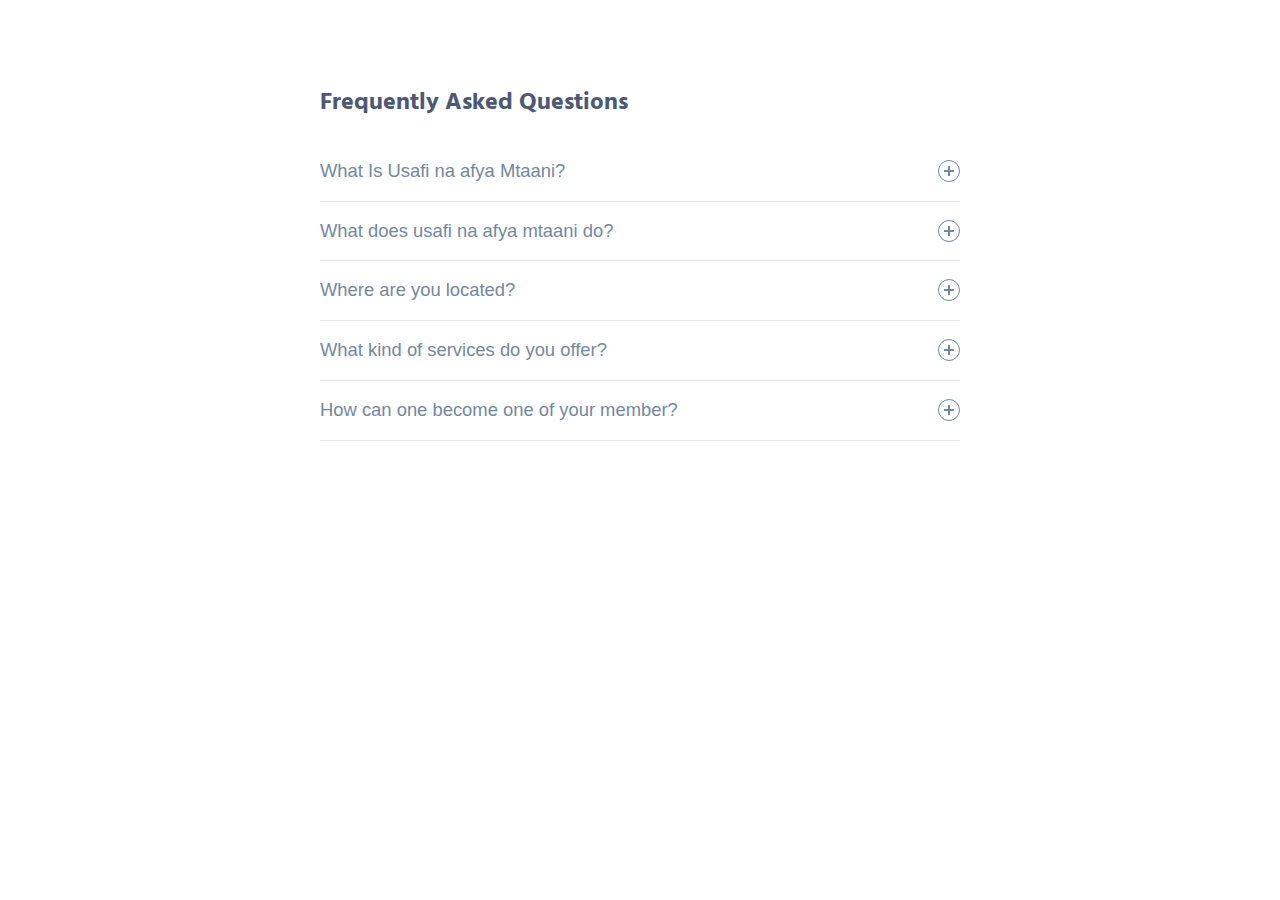
<file: faqs/faqs.html>
<!DOCTYPE html>
<html lang="en">
<head>
    <meta charset="UTF-8">
    <meta http-equiv="X-UA-Compatible" content="IE=edge">
    <meta name="viewport" content="width=device-width, initial-scale=1.0">
    <link rel="stylesheet" href="style.css">
    <title>faqs</title>
</head>
<body>
    
    <div class="container">
        <h2>Frequently Asked Questions</h2>
        <div class="accordion">
          <div class="accordion-item">
            <button id="accordion-button-1" aria-expanded="false"><span class="accordion-title">What Is Usafi na afya Mtaani?</span><span class="icon" aria-hidden="true"></span></button>
            <div class="accordion-content">
              <p>Lorem ipsum dolor sit amet, consectetur adipiscing elit, sed do eiusmod tempor incididunt ut labore et dolore magna aliqua. Elementum sagittis vitae et leo duis ut. Ut tortor pretium viverra suspendisse potenti.</p>
            </div>
          </div>
          <div class="accordion-item">
            <button id="accordion-button-2" aria-expanded="false"><span class="accordion-title">What does usafi na afya mtaani do?</span><span class="icon" aria-hidden="true"></span></button>
            <div class="accordion-content">
              <p>Lorem ipsum dolor sit amet, consectetur adipiscing elit, sed do eiusmod tempor incididunt ut labore et dolore magna aliqua. Elementum sagittis vitae et leo duis ut. Ut tortor pretium viverra suspendisse potenti.</p>
            </div>
          </div>
          <div class="accordion-item">
            <button id="accordion-button-3" aria-expanded="false"><span class="accordion-title">Where are you located?</span><span class="icon" aria-hidden="true"></span></button>
            <div class="accordion-content">
              <p>Lorem ipsum dolor sit amet, consectetur adipiscing elit, sed do eiusmod tempor incididunt ut labore et dolore magna aliqua. Elementum sagittis vitae et leo duis ut. Ut tortor pretium viverra suspendisse potenti.</p>
            </div>
          </div>
          <div class="accordion-item">
            <button id="accordion-button-4" aria-expanded="false"><span class="accordion-title">What kind of services do you offer?</span><span class="icon" aria-hidden="true"></span></button>
            <div class="accordion-content">
              <p>Lorem ipsum dolor sit amet, consectetur adipiscing elit, sed do eiusmod tempor incididunt ut labore et dolore magna aliqua. Elementum sagittis vitae et leo duis ut. Ut tortor pretium viverra suspendisse potenti.</p>
            </div>
          </div>
          <div class="accordion-item">
            <button id="accordion-button-5" aria-expanded="false"><span class="accordion-title">How can one become one of your member?</span><span class="icon" aria-hidden="true"></span></button>
            <div class="accordion-content">
              <p>Lorem ipsum dolor sit amet, consectetur adipiscing elit, sed do eiusmod tempor incididunt ut labore et dolore magna aliqua. Elementum sagittis vitae et leo duis ut. Ut tortor pretium viverra suspendisse potenti.</p>
            </div>
          </div>
        </div>
      </div>

</body>
<script src="script.js"></script>
</html>
</file>
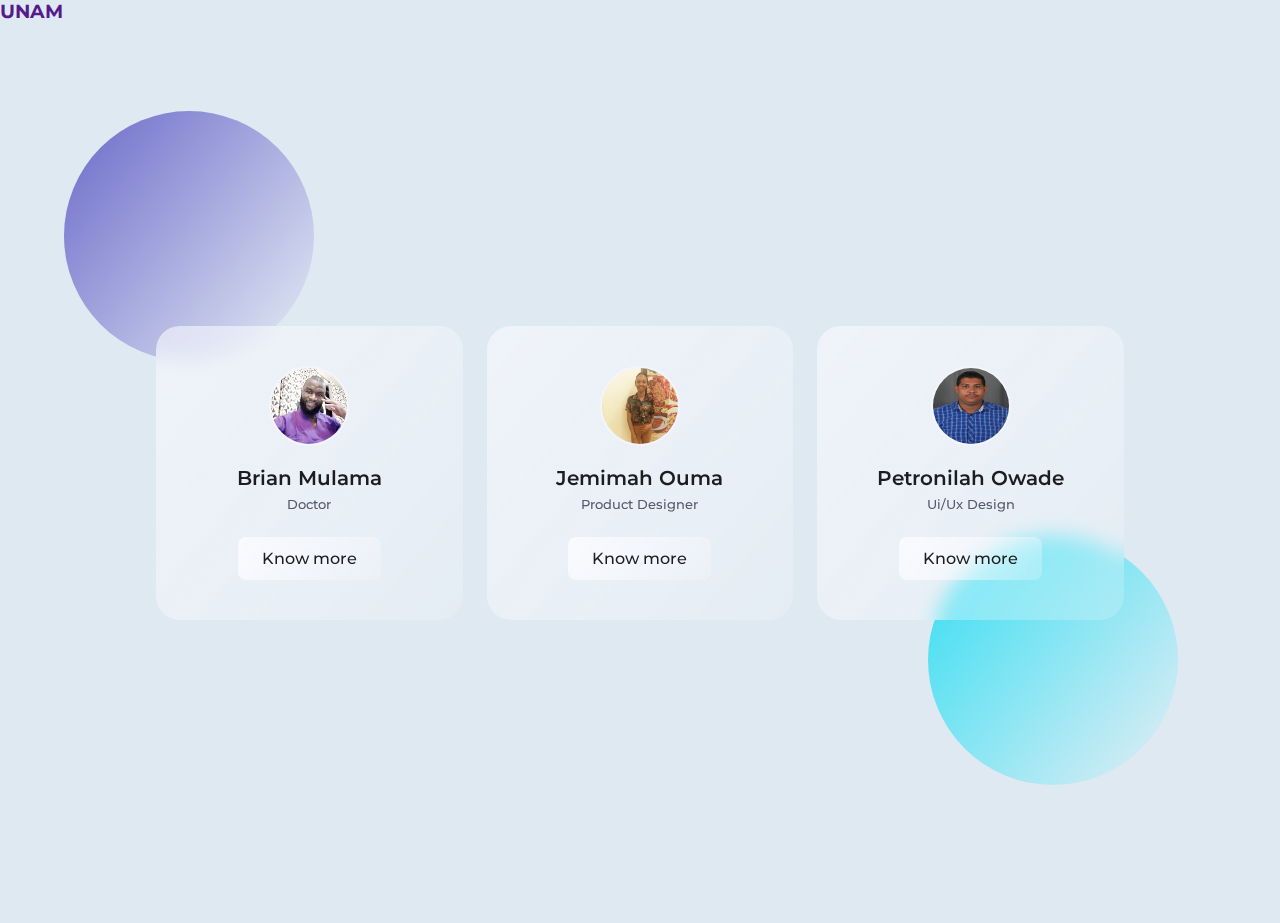
<file: founders/founders.html>
<!DOCTYPE html>
    <html lang="en">
    <head>
        <meta charset="UTF-8">
        <meta name="viewport" content="width=device-width, initial-scale=1.0">

        <!--========== BOX ICONS ==========-->
        <link rel="stylesheet" href="https://cdn.jsdelivr.net/npm/boxicons@latest/css/boxicons.min.css">

        <!--========== CSS ==========-->
        <link rel="stylesheet" href="assets/css/styles.css">

        <title>founders</title>
    </head>
    <body>
        <section class="card">
            <a href=""><h3>UNAM</h3></a>
            <div class="card__circle card__circle1"></div>
            <div class="card__circle card__circle2"></div>

            <div class="card__container bd-container">
                <div class="card__glass">
                    <img src="assets/img/img1.jpg" alt="" class="card__img">
    
                    <div class="card__data">
                        <h3 class="card__title">Brian Mulama</h3>
                        <span class="card__profession">Doctor </span>
                    </div>

                    <a href="#" class="card__button">Know more</a>
                    
                    <div class="card__social">
                        <a href="#" class="card__link"><i class='bx bxl-instagram' ></i></a>
                        <a href="#" class="card__link"><i class='bx bxl-facebook'></i></a>
                        <a href="#" class="card__link"><i class='bx bxl-twitter' ></i></a>
                    </div>
                </div>
    
                <div class="card__glass">
                    <img src="assets/img/img2.jpg" alt="" class="card__img">
    
                    <div class="card__data">
                        <h3 class="card__title">Jemimah Ouma</h3>
                        <span class="card__profession">Product Designer</span>
                    </div>

                    <a href="#" class="card__button">Know more</a>
    
                    <div class="card__social">
                        <a href="#" class="card__link"><i class='bx bxl-instagram' ></i></a>
                        <a href="#" class="card__link"><i class='bx bxl-facebook'></i></a>
                        <a href="#" class="card__link"><i class='bx bxl-twitter' ></i></a>
                    </div>
                </div>
    
                <div class="card__glass">
                    <img src="assets/img/img3.jpg" alt="" class="card__img">
    
                    <div class="card__data">
                        <h3 class="card__title">Petronilah Owade</h3>
                        <span class="card__profession">Ui/Ux Design</span>
                    </div>

                    <a href="#" class="card__button">Know more</a>
    
                    <div class="card__social">
                        <a href="#" class="card__link"><i class='bx bxl-instagram' ></i></a>
                        <a href="#" class="card__link"><i class='bx bxl-facebook'></i></a>
                        <a href="#" class="card__link"><i class='bx bxl-twitter' ></i></a>
                    </div>
                </div>
            </div>
        </section>
    </body>
</html>
</file>
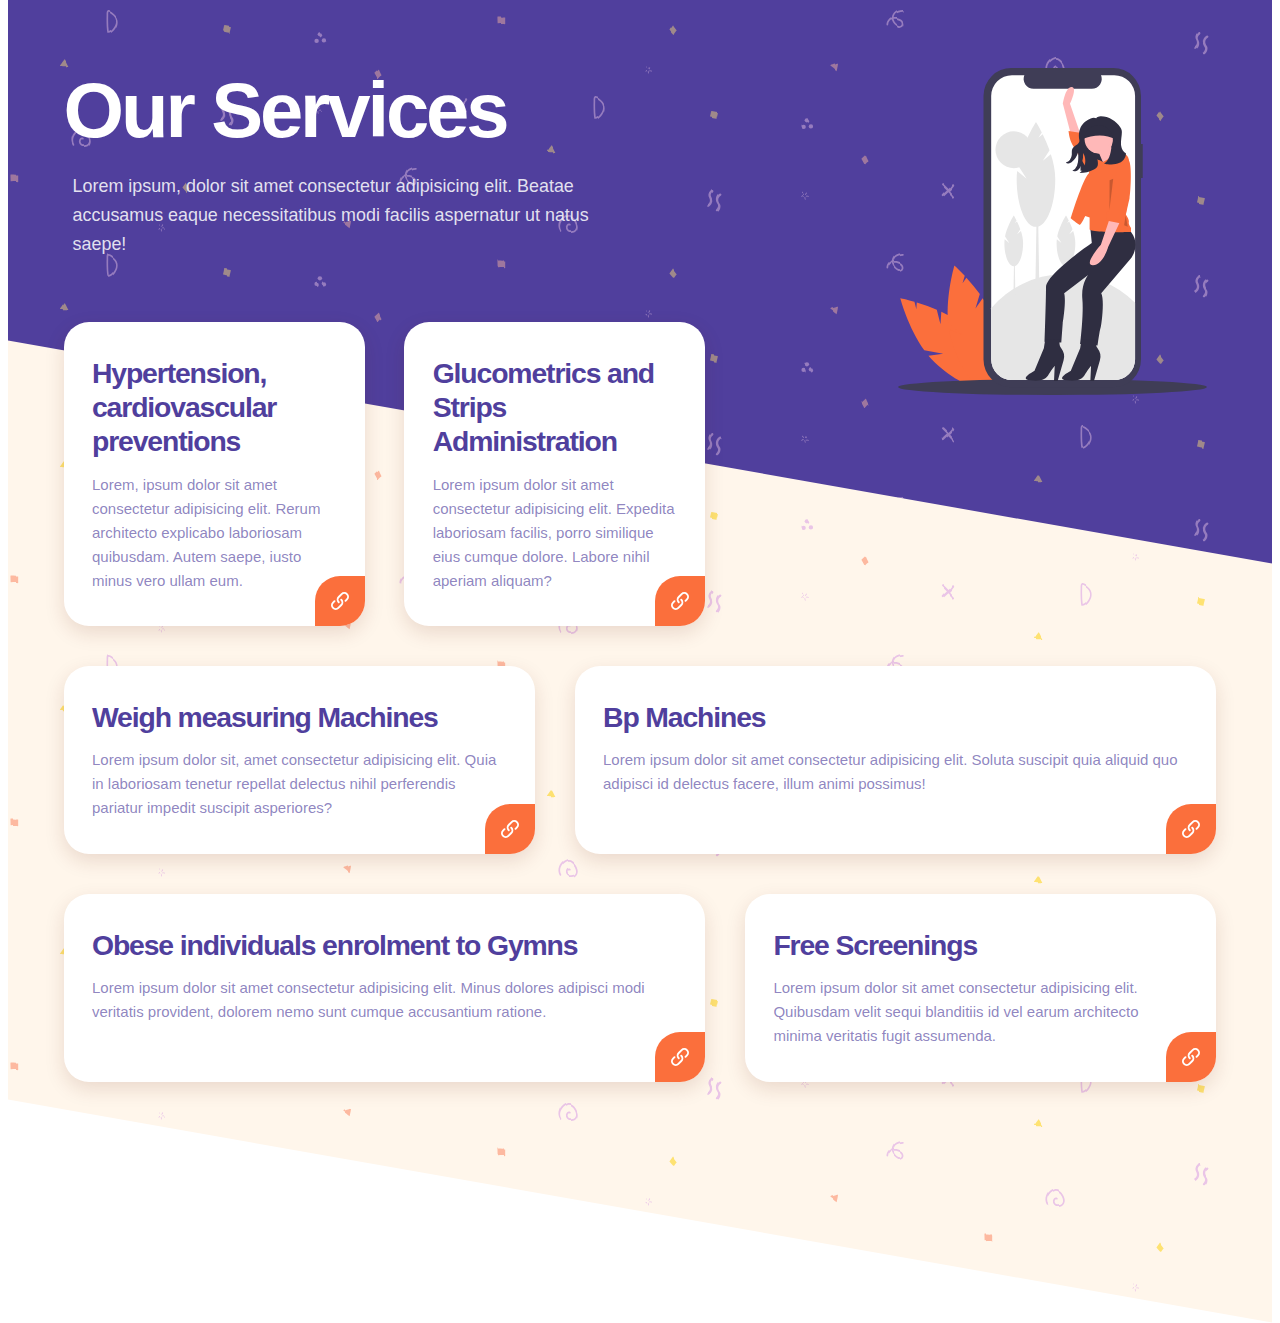
<file: services/support.html>
<!DOCTYPE html>
<html lang="en">
<head>
    <meta charset="UTF-8">
    <meta http-equiv="X-UA-Compatible" content="IE=edge">
    <meta name="viewport" content="width=device-width, initial-scale=1.0">
    <link rel="stylesheet" href="style.css">
    <title>Document</title>
</head>
<body>
    

    <section class="c-section">
        <h2 class="c-section__title"><span>Our Services</span></h2>
        <ul class="c-services">
          <li class="c-services__item">
            <h3>Free Screenings</h3>
            <p>Lorem ipsum dolor sit amet consectetur adipisicing elit. Quibusdam velit sequi blanditiis id vel earum architecto minima veritatis fugit assumenda.</p>
          </li>
          <li class="c-services__item">
            <h3>Glucometrics and Strips Administration</h3>
            <p>Lorem ipsum dolor sit amet consectetur adipisicing elit. Expedita laboriosam facilis, porro similique eius cumque dolore. Labore nihil aperiam aliquam?</p>
          </li>
          <li class="c-services__item">
            <h3>Bp Machines</h3>
            <p>Lorem ipsum dolor sit amet consectetur adipisicing elit. Soluta suscipit quia aliquid quo adipisci id delectus facere, illum animi possimus!</p>
          </li>
          <li class="c-services__item">
            <h3>Weigh measuring Machines</h3>
            <p>Lorem ipsum dolor sit, amet consectetur adipisicing elit. Quia in laboriosam tenetur repellat delectus nihil perferendis pariatur impedit suscipit asperiores?</p>
          </li>
          <li class="c-services__item">
            <h3>Obese individuals enrolment to Gymns</h3>
            <p>Lorem ipsum dolor sit amet consectetur adipisicing elit. Minus dolores adipisci modi veritatis provident, dolorem nemo sunt cumque accusantium ratione.</p>
          </li>
          <li class="c-services__item">
            <h3>Hypertension, cardiovascular preventions</h3>
            <p>Lorem, ipsum dolor sit amet consectetur adipisicing elit. Rerum architecto explicabo laboriosam quibusdam. Autem saepe, iusto minus vero ullam eum.</p>
          </li>
        </ul>
      </section>

</body>
</html>
</file>
<file: faqs/style.css>
@import url("https://fonts.googleapis.com/css?family=Hind:300,400&display=swap");
* {
  box-sizing: border-box;
}
*::before, *::after {
  box-sizing: border-box;
}

body {
  margin: 0;
  padding: 0;
  font-family: "Hind", sans-serif;
  background: #fff;
  color: #4d5974;
  display: flex;
  min-height: 100vh;
}

.container {
  margin: 0 auto;
  padding: 4rem;
  width: 48rem;
}

.accordion .accordion-item {
  border-bottom: 1px solid #e5e5e5;
}
.accordion .accordion-item button[aria-expanded=true] {
  border-bottom: 1px solid #03b5d2;
}
.accordion button {
  position: relative;
  display: block;
  text-align: left;
  width: 100%;
  padding: 1em 0;
  color: #7288a2;
  font-size: 1.15rem;
  font-weight: 400;
  border: none;
  background: none;
  outline: none;
}
.accordion button:hover, .accordion button:focus {
  cursor: pointer;
  color: #03b5d2;
}
.accordion button:hover::after, .accordion button:focus::after {
  cursor: pointer;
  color: #03b5d2;
  border: 1px solid #03b5d2;
}
.accordion button .accordion-title {
  padding: 1em 1.5em 1em 0;
}
.accordion button .icon {
  display: inline-block;
  position: absolute;
  top: 18px;
  right: 0;
  width: 22px;
  height: 22px;
  border: 1px solid;
  border-radius: 22px;
}
.accordion button .icon::before {
  display: block;
  position: absolute;
  content: "";
  top: 9px;
  left: 5px;
  width: 10px;
  height: 2px;
  background: currentColor;
}
.accordion button .icon::after {
  display: block;
  position: absolute;
  content: "";
  top: 5px;
  left: 9px;
  width: 2px;
  height: 10px;
  background: currentColor;
}
.accordion button[aria-expanded=true] {
  color: #03b5d2;
}
.accordion button[aria-expanded=true] .icon::after {
  width: 0;
}
.accordion button[aria-expanded=true] + .accordion-content {
  opacity: 1;
  max-height: 9em;
  transition: all 200ms linear;
  will-change: opacity, max-height;
}
.accordion .accordion-content {
  opacity: 0;
  max-height: 0;
  overflow: hidden;
  transition: opacity 200ms linear, max-height 200ms linear;
  will-change: opacity, max-height;
}
.accordion .accordion-content p {
  font-size: 1rem;
  font-weight: 300;
  margin: 2em 0;
}
</file>
<file: founders/assets/css/styles.css>
/*========== GOOGLE FONTS ==========*/
@import url('https://fonts.googleapis.com/css2?family=Montserrat:wght@400;500;600&display=swap');

/*========== VARIABLES CSS ==========*/
:root {
  /*========== Colors ==========*/
  --first-color: #4D49BF;
  --second-color: #05DBF2;
  --body-color: #DFE9F2;
  --title-color: #1C1C22;
  --text-color: #58576B;

  /*========== Font and typography ==========*/
  --body-font: 'Montserrat', sans-serif;
  --normal-font-size: .938rem;
  --h3-font-size: 1.125rem;
  --small-font-size: .75rem;
}

@media screen and (min-width: 968px) {
  :root {
    --normal-font-size: 1rem;
    --h3-font-size: 1.25rem;
    --small-font-size: .813rem;
  }
}

/*========== BASE ==========*/
*,::before,::after{
  box-sizing: border-box;
}

body{
  margin: 0;
  padding: 0;
  font-family: var(--body-font);
  font-size: var(--normal-font-size);
}

h3{
  margin: 0;
}

a{
  text-decoration: none;
}

img{
  max-width: 100%;
  height: auto;
}

.bd-container{
  max-width: 968px;
  width: calc(100% - 3rem);
  margin-left: 1.5rem;
  margin-right: 1.5rem;
}

/*========== CARD GLASS ==========*/
.card{
  position: relative;
  overflow: hidden;
  padding: 3rem 0;
  background-color: var(--body-color);
}

.card__container{
  display: grid;
  gap: 1.5rem;
}

.card__glass{
  position: relative;
  overflow: hidden;
  text-align: center;
  padding: 2.5rem;
  background: linear-gradient(130deg,
              rgba(251,251,254,.6),
              rgba(251,251,254,.2));
  box-shadow: inset 2px 2px 1px rgba(251,251,254,.3)
              inset -2px -2px 1px rgba(251,251,254,.2);
  border-radius: 1.5rem;
  backdrop-filter: blur(10px);
}

.card__img{
  width: 80px;
  height: 80px;
  border-radius: 50%;
  border: 2px solid #F4F4FB;
  margin-bottom: 1rem;
}

.card__data{
  margin-bottom: 1.5rem;
}

.card__title{
  font-size: var(--h3-font-size);
  color: var(--title-color);
  font-weight: 600;
  margin-bottom: .25rem;
}

.card__profession{
  font-size: var(--small-font-size);
  color: var(--text-color);
  font-weight: 500;
}

.card__button{
  display: inline-block;
  background: linear-gradient(130deg,
              rgba(251,251,254,.9),
              rgba(251,251,254,.2));
  padding: .75rem 1.5rem;
  border-radius: .5rem;
  color: var(--title-color);
  font-weight: 500;
  transition: .4s;
}

.card__button:hover{
  background: linear-gradient(130deg,
              rgba(251,251,254,1),
              rgba(251,251,254,.4));
}

.card__social{
  position: absolute;
  top: 50%;
  transform: translateY(-50%);
}

.card__link{
  display: block;
  font-size: 1.35rem;
  color: var(--title-color);
  margin: 1rem 0;
  transform: translateX(-5rem);
}

.card__link:nth-child(1){
  transition: .2s;
}
.card__link:nth-child(2){
  transition: .5s;
}
.card__link:nth-child(3){
  transition: .7s;
}

.card__glass:hover .card__link{
  transform: translateX(-1.5rem);
}

.card__circle{
  position: absolute;
  width: 250px;
  height: 250px;
  background: linear-gradient(130deg,
              rgba(77,73,191,.8),
              rgba(255,255,255,.2));
  border-radius: 50%;
}

.card__circle1{
  top: 20%;
  left: -20%;
}

.card__circle2{
  bottom: -5%;
  right: -25%;
  background: linear-gradient(130deg,
              rgba(5,219,242,.8),
              rgba(255,255,255,.2));
}

/*========== MEDIA QUERIES ==========*/
@media screen and (min-width: 568px){
  .card__container{
    grid-template-columns: repeat(2, 1fr);
  }
}

@media screen and (min-width: 768px){
  .bd-container{
    margin-left: auto;
    margin-right: auto;
  }

  .card{
    padding: 0;
  }
  .head h3{
    margin-top: 0;
  }

  .card__container{
    height: 100vh;
    grid-template-columns: repeat(3, 1fr);
    align-content: center;
  }

  .card__circle1{
    left: 5%;
    top: 12%;
  }

  .card__circle2{
    right: 8%;
    bottom: 15%;
  }
}
</file>
<file: services/style.css>
@charset "UTF-8";
:root {
  --color-brand-primary: hsl(var(--color-brand-primary-h), 43%, 43%);
  --color-brand-primary-h: 251;
  --color-brand-primary-s: 43%;
  --color-brand-primary-l: 43%;
  --color-brand-accent: hsl(var(--color-brand-accent-h), 96%, 61%);
  --color-brand-accent-h: 16;
  --color-brand-accent-s: 96%;
  --color-brand-accent-l: 61%;
  --color-brand-accent-bg: hsl(calc(var(--color-brand-accent-h) + 17), 100%, 96%);
  --ratio: 1.4;
  --s-6: calc(var(--s-5) / var(--ratio));
  --s-5: calc(var(--s-4) / var(--ratio));
  --s-4: calc(var(--s-3) / var(--ratio));
  --s-3: calc(var(--s-2) / var(--ratio));
  --s-2: calc(var(--s-1) / var(--ratio));
  --s-1: calc(var(--s0) / var(--ratio));
  --s0: calc(1.05rem + 0.333vw);
  --s1: calc(var(--s0) * var(--ratio));
  --s2: calc(var(--s1) * var(--ratio));
  --s3: calc(var(--s2) * var(--ratio));
  --s4: calc(var(--s3) * var(--ratio));
  --s5: calc(var(--s4) * var(--ratio));
  --s6: calc(var(--s5) * var(--ratio));
  font-size: 62.5%;
  line-height: 1.6;
  box-sizing: border-box;
}
@media (min-width: 40.625em) {
  :root {
    --s0: calc(1.25rem + 0.333vw);
  }
}
@media (min-width: 48em) {
  :root {
    --s0: calc(1.4rem + 0.333vw);
  }
}
@media (min-width: 62em) {
  :root {
    --s0: calc(1.6rem + 0.333vw);
  }
}

*, *:before, *:after {
  box-sizing: inherit;
}

body {
  font-size: 1.4rem;
  font-family: "Inter", sans-serif;
  font-weight: 300;
  background-color: white;
  min-height: 100vh;
}
@media (min-width: 48em) {
  body {
    font-size: 1.5rem;
  }
}

@supports (font-variation-settings: normal) {
  body {
    font-family: "Inter var", sans-serif;
  }
}
h2, h3, p, ul {
  margin: 0;
}

ul {
  padding: 0;
}
ul li {
  /* Remove li Bullets with zero-width space for accessability */
  list-style-type: none;
}
ul li:before {
  content: "​";
  /* add zero-width space */
  clip: rect(0 0 0 0);
  height: 1px;
  width: 1px;
  position: absolute;
}

.c-section {
  padding: 0 var(--s3);
}
.c-section__title {
  padding: var(--s2) var(--s3) calc(var(--s6) * 1.8);
  margin: 0 calc(var(--s3) * -1);
  color: #fff;
  font-size: var(--s4);
  font-weight: 700;
  letter-spacing: -0.04em;
  text-align: center;
}
@media (min-width: 40.625em) {
  .c-section__title {
    padding: var(--s2) var(--s3) var(--s4);
  }
}
@media (min-width: 40.625em) {
  .c-section__title {
    display: flex;
    align-items: self-start;
    justify-content: flex-end;
    position: relative;
    text-align: unset;
  }
}
.c-section__title:after {
  content: "";
  display: block;
  background-size: calc(var(--s5) * 3) calc(var(--s5) * 3);
  width: calc(var(--s5) * 3);
  height: calc(var(--s5) * 3);
  background-repeat: no-repeat;
  background-position: center;
  margin-left: auto;
  margin-right: auto;
  transform: translateY(11rem);
  z-index: 1;
  background-image: url("data:image/svg+xml,%3Csvg xmlns='http://www.w3.org/2000/svg' xmlns:xlink='http://www.w3.org/1999/xlink' id='aadef149-4ba5-4382-9e09-7df651a328a5' data-name='Layer 1' width='704' height='745.19433' viewBox='0 0 704 745.19433' class='injected-svg modal__media modal__lg_media' data-src='https://42f2671d685f51e10fc6-b9fcecea3e50b3b59bdc28dead054ebc.ssl.cf5.rackcdn.com/illustrations/mobile_web_2g8b.svg'%3E%3Ctitle%3Emobile_web%3C/title%3E%3Cpath d='M344.69391,661.25125l-8.38722-33.073A429.46111,429.46111,0,0,0,290.74208,611.834l-1.05792,15.37062L285.39,610.2712c-19.202-5.482-32.265-7.89648-32.265-7.89648s17.64872,67.09731,54.6606,118.39272l43.124,7.57249-33.50125,4.83219A173.75069,173.75069,0,0,0,332.395,749.05228c53.84043,49.96979,113.80669,72.89422,133.93843,51.20309s-7.1946-79.78376-61.035-129.75355c-16.69106-15.49113-37.65818-27.92221-58.646-37.70546Z' transform='translate(-248 -77.40283)' fill='%23fb6f3c'/%3E%3Cpath d='M424.44317,625.32976l9.91563-32.64732a429.46451,429.46451,0,0,0-30.557-37.54385L394.9511,567.7497l5.07688-16.71545c-13.60408-14.61837-23.53857-23.43755-23.53857-23.43755s-19.57459,66.561-14.40543,129.60362l33.00186,28.77326L363.9095,672.79331a173.75138,173.75138,0,0,0,4.62073,21.34072c20.26038,70.60659,59.74453,121.22757,88.19038,113.06511s35.08143-72.01738,14.821-142.624c-6.28092-21.88874-17.80407-43.36822-30.71362-62.59176Z' transform='translate(-248 -77.40283)' fill='%23fb6f3c'/%3E%3Cellipse cx='352' cy='727.19433' rx='352' ry='18' fill='%233f3d56'/%3E%3Cpath d='M805.65354,250.35009h-3.99878V140.80476a63.40186,63.40186,0,0,0-63.40205-63.40193H506.16627a63.40186,63.40186,0,0,0-63.402,63.40193V741.77894a63.40186,63.40186,0,0,0,63.402,63.40193H738.25271a63.40186,63.40186,0,0,0,63.40205-63.40193V328.32631h3.99878Z' transform='translate(-248 -77.40283)' fill='%233f3d56'/%3E%3Cpath d='M788.16,141.24713v600.09a47.3508,47.3508,0,0,1-47.35,47.35H507.61a47.35084,47.35084,0,0,1-47.35-47.35v-600.09a47.35089,47.35089,0,0,1,47.35-47.35H535.9a22.50661,22.50661,0,0,0,20.83,30.99H689.69a22.50673,22.50673,0,0,0,20.83-30.99h30.29A47.35084,47.35084,0,0,1,788.16,141.24713Z' transform='translate(-248 -77.40283)' fill='%23fff'/%3E%3Cpath d='M788.16,612.40716v128.93a47.3508,47.3508,0,0,1-47.35,47.35H507.61a47.35084,47.35084,0,0,1-47.35-47.35v-116.36a222.97136,222.97136,0,0,1,327.9-12.57Z' transform='translate(-248 -77.40283)' fill='%23e6e6e6'/%3E%3Cpolygon points='322.174 511.167 312.75 511.167 315.891 327.064 319.033 327.064 322.174 511.167' fill='%23e6e6e6'/%3E%3Cpath d='M578.02779,288.5586l15.21367-23.512a352.49687,352.49687,0,0,0-15.60827-36.53743l-9.83764,7.94573,7.78946-12.03815c-7.42343-14.61275-13.26462-23.81956-13.26462-23.81956s-30.5115,48.08118-40.70521,98.98824l19.52266,30.17145L519.5254,312.3006a142.61,142.61,0,0,0-1.18572,17.8826c0,60.291,19.69081,109.16642,43.98071,109.16642s43.98072-48.87547,43.98072-109.16642c0-18.69079-4.22846-38.24546-10.0614-56.33418Z' transform='translate(-248 -77.40283)' fill='%23e6e6e6'/%3E%3Cpolygon points='267.479 524.167 262.908 524.167 264.432 434.879 265.955 434.879 267.479 524.167' fill='%23e6e6e6'/%3E%3Cpath d='M519.28775,456.06773l7.37846-11.40307a170.95723,170.95723,0,0,0-7.56983-17.72025l-4.77115,3.85359,3.7778-5.83837c-3.60028-7.087-6.43319-11.55223-6.43319-11.55223s-14.79775,23.31885-19.74158,48.00821l9.46827,14.63282-10.48179-8.46609a69.16528,69.16528,0,0,0-.57506,8.67286c0,29.24044,9.54982,52.94451,21.33016,52.94451S533,505.49564,533,476.2552c0-9.06483-2.05076-18.54863-4.87967-27.32146Z' transform='translate(-248 -77.40283)' fill='%23e6e6e6'/%3E%3Cpolygon points='386.479 524.167 381.908 524.167 383.432 434.879 384.955 434.879 386.479 524.167' fill='%23e6e6e6'/%3E%3Cpath d='M638.28775,456.06773l7.37846-11.40307a170.95723,170.95723,0,0,0-7.56983-17.72025l-4.77115,3.85359,3.7778-5.83837c-3.60028-7.087-6.43319-11.55223-6.43319-11.55223s-14.79775,23.31885-19.74158,48.00821l9.46827,14.63282-10.48179-8.46609a69.16528,69.16528,0,0,0-.57506,8.67286c0,29.24044,9.54982,52.94451,21.33016,52.94451S652,505.49564,652,476.2552c0-9.06483-2.05076-18.54863-4.87967-27.32146Z' transform='translate(-248 -77.40283)' fill='%23e6e6e6'/%3E%3Ccircle cx='264' cy='186.19433' r='42' fill='%23e6e6e6'/%3E%3Cpolygon points='415.872 234.173 492.533 236.077 502.852 144.666 415.872 144.666 415.872 234.173' fill='%232f2e41'/%3E%3Cpath d='M644.76993,239.9612l-21.14671-81.078s5.84211-38.92023,19.97409-38.27814-3.66865,38.049-3.66865,38.049l23.94311,70.03766Z' transform='translate(-248 -77.40283)' fill='%23ffb8b8'/%3E%3Cpath d='M686.22412,443.10875l3.31146,33.11459s-104.311,71.19639-104.311,100.99953-3.31146,124.17974-3.31146,124.17974l38.08179,1.65573,3.31146-44.70471s8.27865-49.67189,3.31146-67.88492l54.63908-41.39325s-16.5573,19.86876-13.24584,54.63909S663.0439,706.3698,663.0439,706.3698l39.73752,3.31146s4.96719-36.42606,6.62292-39.73752,9.93438-62.91773,1.65573-79.475l67.88493-79.475s23.18022-29.80314,0-59.60627l-13.24584-6.62292Z' transform='translate(-248 -77.40283)' fill='%232f2e41'/%3E%3Cpath d='M583.56887,694.77969l-3.31146,21.52449-21.52449,51.32763s-36.42606,18.213-9.93438,21.52449,36.42606-3.31146,41.39325-11.59011,14.90157-21.52449,14.90157-21.52449L603.43763,790.812h8.27865l13.56912-47.49194a29.95239,29.95239,0,0,0-5.09327-26.76756q-.09786-.12417-.1972-.24835c-6.62292-8.27865-3.31146-19.86876-3.31146-19.86876Z' transform='translate(-248 -77.40283)' fill='%232f2e41'/%3E%3Cpath d='M666.35536,694.77969l-3.31146,21.52449-21.52449,51.32763s-36.42605,18.213-9.93437,21.52449,36.426-3.31146,41.39324-11.59011,14.90157-21.52449,14.90157-21.52449L686.22412,790.812h8.27865l13.56913-47.49194a29.95239,29.95239,0,0,0-5.09328-26.76756q-.09786-.12417-.1972-.24835c-6.62292-8.27865-3.31146-19.86876-3.31146-19.86876Z' transform='translate(-248 -77.40283)' fill='%232f2e41'/%3E%3Ccircle cx='458.09288' cy='162.05113' r='33.1146' fill='%23ffb8b8'/%3E%3Cpath d='M704.43715,267.60138l14.90157,34.77032,29.80314-23.18022s-18.213-24.83594-18.213-28.1474Z' transform='translate(-248 -77.40283)' fill='%23ffb8b8'/%3E%3Cpath d='M707.74861,287.47013l7.06394,4.34051s22.82273-12.10094,28.576-20.6387c0,0,20.65486-6.882,28.93351,9.67527s-4.96719,130.80267-4.96719,130.80267,8.27865,11.59011,6.62292,16.5573S778.945,441.453,778.945,441.453v9.93438s-94.37661,1.65573-94.37661-6.62292V418.2728l-9.93438-3.31146s-9.93438,21.52449-13.24584,19.86876-19.86876-14.90157-19.86876-14.90157,26.49168-87.75369,41.39325-102.65526l18.213-31.45887Z' transform='translate(-248 -77.40283)' fill='%23fb6f3c'/%3E%3Cpath d='M704.43715,289.12586s-3.31146-6.62292-8.27865-8.27865-29.80314-36.42605-29.80314-36.42605l3.31146-18.213-33.1146-4.96719s1.65573,18.213,8.27865,29.80314,43.049,71.19638,43.049,71.19638l18.213-33.1146Z' transform='translate(-248 -77.40283)' fill='%23fb6f3c'/%3E%3Cpath d='M730.101,420.75639l-19.86875,59.60628s-41.39325,46.36044-18.213,46.36044,34.77032-41.39325,34.77032-41.39325l28.14741-59.60628Z' transform='translate(-248 -77.40283)' fill='%23ffb8b8'/%3E%3Cpath d='M666.40465,239.938c26.52245-10.63018,52.66949-12.89779,78.1352,0V218.51138A13.95535,13.95535,0,0,0,730.58449,204.556H677.42954a11.02489,11.02489,0,0,0-11.02489,11.02489Z' transform='translate(-248 -77.40283)' fill='%232f2e41'/%3E%3Cpath d='M750.79759,285.8144s15.10671-12.79586,23.28279,1.88072,3.20889,77.59432,1.55316,85.873-13.24584,59.60628-13.24584,59.60628l-39.73752-8.27865s-3.31146-23.18022,6.62292-21.52449Z' transform='translate(-248 -77.40283)' fill='%23fb6f3c'/%3E%3Cpath d='M767.27813,271.58657c-7.47508-4.10485-10.95384-13.3183-11.20173-21.8427-.24822-8.5244,1.81928-16.96078,1.98174-25.48727a19.70066,19.70066,0,0,0-.44217-5.19738,19.99152,19.99152,0,0,0-2.85872-5.91734c-9.72073-14.89484-26.61815-25.37235-44.41647-25.53721a19.72685,19.72685,0,0,0-7.51573,1.38171c-1.84014.737-2.44183.64676-2.79446,2.90614a18.80778,18.80778,0,0,0-12.90778.41044,43.67006,43.67006,0,0,0-11.28781,6.72245,50.91134,50.91134,0,0,0-5.707,4.94121c-9.4059,9.74414-11.57188,24.76187-8.847,38.02816.88586,4.313-3.3647,8.47684-6.88166,11.12594s-7.57824,5.08173-9.3054,9.132c-1.66117,3.89607-.74885,8.35188-1.08333,12.57414a21.50585,21.50585,0,0,1-13.71993,18.06931,6.619,6.619,0,0,0,6.38589,2.24579,15.71689,15.71689,0,0,0,6.65437-3.168,39.58173,39.58173,0,0,0,14.7562-21.89461c1.03307,4.69842.63244,9.54449.59442,14.355a40.097,40.097,0,0,1-2.90746,15.67932,22.95849,22.95849,0,0,1-10.57045,11.63912c4.6135,2.25911,9.69783.62172,13.60738-2.71074,3.90938-3.33246,6.21789-8.16974,7.83049-13.047a65.02715,65.02715,0,0,0,3.1334-24.67964A35.23865,35.23865,0,0,1,674.197,295.3399a36.73,36.73,0,0,1-12.45807,21.62429,71.55883,71.55883,0,0,0,32.75215-8.24838,18.53725,18.53725,0,0,0,6.71768-5.17351c3.251-4.50991,2.48187-10.6609,1.57006-16.14519-.72122-4.3364,4.69775-10.60546,1.5945-13.71918a5.14429,5.14429,0,0,0-3.44914-1.48246c-9.45259-.91006-18.20527-5.65746-23.25035-13.70275-3.53538-5.63781-5.87629-12.07592-5.87629-18.09738a32.93149,32.93149,0,1,1,64.38483,9.77247,66.08219,66.08219,0,0,0-2.39716,11.16014,87.6848,87.6848,0,0,1-2.6728,12.98267c-2.34787,8.17535-6.32542,16.51719-13.68526,20.7814,2.47315,1.35348,5.33556,1.41445,8.13766,1.72322,9.23506,1.01758,18.9478.79289,27.30655-3.26312C761.2304,289.496,767.87372,280.85839,767.27813,271.58657Z' transform='translate(-248 -77.40283)' fill='%232f2e41'/%3E%3Cpolygon points='490.38 252.288 481.739 323.422 482.101 255.6 490.38 252.288' opacity='0.2'/%3E%3Cpolygon points='518.772 336.291 515.216 358.255 523.494 361.567 518.772 336.291' opacity='0.2'/%3E%3C/svg%3E");
}
@media (min-width: 40.625em) {
  .c-section__title:after {
    margin-left: auto;
    margin-right: 0;
    transform: translateY(2rem);
  }
}
.c-section span:before {
  content: "";
  display: block;
  position: absolute;
  top: -100%;
  left: 0;
  width: 100%;
  height: 200%;
  transform: skew(0deg, 10deg);
  z-index: -1;
  background: var(--color-brand-primary);
  background-attachment: fixed;
  background-image: url("data:image/svg+xml,%3Csvg xmlns='http://www.w3.org/2000/svg' width='487' height='243.5' viewBox='0 0 1600 800' style='&%2310; opacity: .45;&%2310;'%3E%3Cpath fill='%23fdb9a0' d='M1102.5 734.8c2.5-1.2 24.8-8.6 25.6-7.5.5.7-3.9 23.8-4.6 24.5-.2.3-16-12.3-21-17zm123.8-505.7c0-.1-4.9-9.4-7-14.2-.1-.3-.3-1.1-.4-1.6-.1-.4-.3-.7-.6-.9-.3-.2-.6-.1-.8.1l-13.1 12.3c-.2.2-.3.5-.4.8 0 .3 0 .7.2 1 .1.1 1.4 2.5 2.1 3.6 2.4 3.7 6.5 12.1 6.5 12.2.2.3.4.5.7.6.3 0 .5-.1.7-.3 0 0 1.8-2.5 2.7-3.6 1.5-1.6 3-3.2 4.6-4.7 1.2-1.2 1.6-1.4 2.1-1.6.5-.3 1.1-.5 2.5-1.9.4-.5.5-1.3.2-1.8zM33 770.3c0-.7-.5-1.2-1.2-1.2-.1 0-.3 0-.4.1-1.6.2-14.3.1-22.2 0-.3 0-.6.1-.9.4-.2.2-.4.5-.4.9 0 .2 0 4.9.1 5.9l.4 13.6c0 .3.2.6.4.9.2.2.5.3.8.3h.1c7.3-.7 14.7-.9 22-.6.3 0 .7-.1.9-.3.2-.2.4-.6.4-.9-.1-6.1-.1-13.2 0-19.1z' style='&%2310;'/%3E%3Cpath fill='%23fee272' d='M171.1 383.4c1.3-2.5 14.3-22 15.6-21.6.8.3 11.5 21.2 11.5 22.1-.1.3-20.3.1-27.1-.5zm425.3 328.4c-.1-.1-6.7-8.2-9.7-12.5-.2-.3-.5-1-.7-1.5-.2-.4-.4-.7-.7-.8-.3-.1-.6 0-.8.3L574 712c-.2.2-.2.5-.2.9 0 .3.2.7.4.9.1.1 1.8 2.2 2.8 3.1 3.1 3.1 8.8 10.5 8.9 10.6.2.3.5.4.8.4.3 0 .5-.2.6-.5 0 0 1.2-2.8 2-4.1 1.1-1.9 2.3-3.7 3.5-5.5.9-1.4 1.3-1.7 1.7-2 .5-.4 1-.7 2.1-2.4.3-.3.2-1.1-.2-1.6zm131.1-531.9c.6.2 1.3-.2 1.4-.8v-.4c.2-1.4 2.8-12.6 4.5-19.5.1-.3 0-.6-.2-.8-.2-.3-.5-.4-.8-.5-.2 0-4.7-1.1-5.7-1.3l-13.4-2.7c-.3-.1-.7 0-.9.2-.2.2-.4.4-.5.6v.1c-.8 6.5-2.2 13.1-3.9 19.4-.1.3 0 .6.2.9.2.3.5.4.8.5 5.8 1.3 12.7 2.9 18.5 4.3zm1-1.8c-.1-.1-.2-.2-.4-.2.2 0 .3.1.4.2z'/%3E%3Cg fill='%23eac5e7'%3E%3Cpath d='M699.6 472.7c-1.5 0-2.8-.8-3.5-2.3-.8-1.9 0-4.2 1.9-5 3.7-1.6 6.8-4.7 8.4-8.5 1.6-3.8 1.7-8.1.2-11.9-.3-.9-.8-1.8-1.2-2.8-.8-1.7-1.8-3.7-2.3-5.9-.9-4.1-.2-8.6 2-12.8 1.7-3.1 4.1-6.1 7.6-9.1 1.6-1.4 4-1.2 5.3.4 1.4 1.6 1.2 4-.4 5.3-2.8 2.5-4.7 4.7-5.9 7-1.4 2.6-1.9 5.3-1.3 7.6.3 1.4 1 2.8 1.7 4.3l1.5 3.3c2.1 5.6 2 12-.3 17.6-2.3 5.5-6.8 10.1-12.3 12.5-.4.2-.9.3-1.4.3zm40.8-51.3c1.5-.2 3 .5 3.8 1.9 1.1 1.8.4 4.2-1.4 5.3-3.7 2.1-6.4 5.6-7.6 9.5-1.2 4-.8 8.4 1.1 12.1.4.9 1 1.7 1.6 2.7 1 1.7 2.2 3.5 3 5.7 1.4 4 1.2 8.7-.6 13.2-1.4 3.4-3.5 6.6-6.8 10.1-1.5 1.6-3.9 1.7-5.5.2-1.6-1.4-1.7-3.9-.2-5.4 2.6-2.8 4.3-5.3 5.3-7.7 1.1-2.8 1.3-5.6.5-7.9-.5-1.3-1.3-2.7-2.2-4.1-.6-1-1.3-2.1-1.9-3.2-2.8-5.4-3.4-11.9-1.7-17.8 1.8-5.9 5.8-11 11.2-14 .4-.4.9-.6 1.4-.6zM261.3 590.9c5.7 6.8 9 15.7 9.4 22.4.5 7.3-2.4 16.4-10.2 20.4-3 1.5-6.7 2.2-11.2 2.2-7.9-.1-12.9-2.9-15.4-8.4-2.1-4.7-2.3-11.4 1.8-15.9 3.2-3.5 7.8-4.1 11.2-1.6 1.2.9 1.5 2.7.6 3.9-.9 1.2-2.7 1.5-3.9.6-1.8-1.3-3.6.6-3.8.8-2.4 2.6-2.1 7-.8 9.9 1.5 3.4 4.7 5 10.4 5.1 3.6 0 6.4-.5 8.6-1.6 4.7-2.4 7.7-8.6 7.2-15-.5-7.3-5.3-18.2-13-23.9-4.2-3.1-8.5-4.1-12.9-3.1-3.1.7-6.2 2.4-9.7 5-6.6 5.1-11.7 11.8-14.2 19-2.7 7.7-2.1 15.8 1.9 23.9.7 1.4.1 3.1-1.3 3.7-1.4.7-3.1.1-3.7-1.3-4.6-9.4-5.4-19.2-2.2-28.2 2.9-8.2 8.6-15.9 16.1-21.6 4.1-3.1 8-5.1 11.8-6 6-1.4 12 0 17.5 4 2.1 1.7 4.1 3.6 5.8 5.7z'/%3E%3Ccircle cx='1013.7' cy='153.9' r='7.1'/%3E%3Ccircle cx='1024.3' cy='132.1' r='7.1'/%3E%3Ccircle cx='1037.3' cy='148.9' r='7.1'/%3E%3Cpath d='M1508.7 297.2c-4.8-5.4-9.7-10.8-14.8-16.2 5.6-5.6 11.1-11.5 15.6-18.2 1.2-1.7.7-4.1-1-5.2-1.7-1.2-4.1-.7-5.2 1-4.2 6.2-9.1 11.6-14.5 16.9-4.8-5-9.7-10-14.7-14.9-1.5-1.5-3.9-1.5-5.3 0-1.5 1.5-1.5 3.9 0 5.3 4.9 4.8 9.7 9.8 14.5 14.8-1.1 1.1-2.3 2.2-3.5 3.2-4.1 3.8-8.4 7.8-12.4 12-1.4 1.5-1.4 3.8 0 5.3 1.5 1.4 3.9 1.4 5.3-.1 3.9-4 8.1-7.9 12.1-11.7 1.2-1.1 2.3-2.2 3.5-3.3 4.9 5.3 9.8 10.6 14.6 15.9l.2.2c1.4 1.4 3.7 1.5 5.2.2 1.7-1.2 1.8-3.6.4-5.2zM327.6 248.6l-.4-2.6c-1.5-11.1-2.2-23.2-2.3-37 0-5.5 0-11.5.2-18.5v-2.3c0-5 0-11.2 3.9-13.5 2.2-1.3 5.1-1 8.5.9 5.7 3.1 13.2 8.7 17.5 14.9 5.5 7.8 7.3 16.9 5 25.7-3.2 12.3-15 31-30 32.1l-2.4.3zm4.5-69.4c-.2 0-.3 0-.4.1-.1.1-.7.5-1.1 2.7-.3 1.9-.3 4.2-.3 6.3v2.4c-.2 6.9-.2 12.8-.2 18.3.1 12.5.7 23.5 2 33.7 11-2.7 20.4-18.1 23-27.8 1.9-7.2.4-14.8-4.2-21.3-3.9-5.5-10.9-10.6-15.9-13.3-1.4-.8-2.4-1.1-2.9-1.1zM516.3 60.8c-.1 0-.2 0-.4-.1-2.4-.7-4-.9-6.7-.7-.7 0-1.3-.5-1.4-1.2 0-.7.5-1.3 1.2-1.4 3.1-.2 4.9 0 7.6.8.7.2 1.1.9.9 1.6-.2.6-.7 1-1.2 1zm-10.2 9.7c-.5 0-1-.3-1.2-.8-.8-2.1-1.2-4.3-1.3-6.6 0-.7.5-1.3 1.2-1.3s1.3.5 1.3 1.2c.1 2 .5 3.9 1.1 5.8.2.7-.1 1.4-.8 1.6 0 .1-.2.1-.3.1zm-12-6.1c-.4 0-.8-.2-1-.5-.4-.6-.3-1.4.2-1.8 1.8-1.4 3.7-2.6 5.8-3.6.6-.3 1.4 0 1.7.6.3.6 0 1.4-.6 1.7-1.9.9-3.7 2-5.3 3.3-.2.2-.5.3-.8.3zm6.4-9.1c-.5 0-.9-.3-1.2-.7-.5-1-1.2-1.9-2.4-3.4-.3-.4-.7-.9-1.1-1.4-.4-.6-.3-1.4.2-1.8.6-.4 1.4-.3 1.8.2.4.5.8 1 1.1 1.4 1.3 1.6 2.1 2.6 2.7 3.9.3.6 0 1.4-.6 1.7-.1.1-.3.1-.5.1zm6.2-.3c-.3 0-.5-.1-.8-.2-.6-.4-.7-1.2-.3-1.8 1.2-1.7 2.3-3.4 3.3-5.2.3-.6 1.1-.9 1.7-.5.6.3.9 1.1.5 1.7-1 1.9-2.2 3.8-3.5 5.6-.2.2-.5.4-.9.4zm522.6 327.8c-.1 0-.2 0-.4-.1-2.4-.7-4-.9-6.7-.7-.7 0-1.3-.5-1.4-1.2 0-.7.5-1.3 1.2-1.4 3.1-.2 4.9 0 7.6.8.7.2 1.1.9.9 1.6-.2.6-.7 1-1.2 1zm-10.2 9.7c-.5 0-1-.3-1.2-.8-.8-2.1-1.2-4.3-1.3-6.6 0-.7.5-1.3 1.2-1.3s1.3.5 1.3 1.2c.1 2 .5 3.9 1.1 5.8.2.7-.1 1.4-.8 1.6 0 .1-.2.1-.3.1zm-12-6.1c-.4 0-.8-.2-1-.5-.4-.6-.3-1.4.2-1.8 1.8-1.4 3.7-2.6 5.8-3.6.6-.3 1.4 0 1.7.6.3.6 0 1.4-.6 1.7-1.9.9-3.7 2-5.3 3.3-.2.2-.5.3-.8.3zm6.4-9.1c-.5 0-.9-.3-1.2-.7-.5-1-1.2-1.9-2.4-3.4-.3-.4-.7-.9-1.1-1.4-.4-.6-.3-1.4.2-1.8.6-.4 1.4-.3 1.8.2.4.5.8 1 1.1 1.4 1.3 1.6 2.1 2.6 2.7 3.9.3.6 0 1.4-.6 1.7-.1.1-.3.1-.5.1zm6.2-.3c-.3 0-.5-.1-.8-.2-.6-.4-.7-1.2-.3-1.8 1.2-1.7 2.3-3.4 3.3-5.2.3-.6 1.1-.9 1.7-.5.6.3.9 1.1.5 1.7-1 1.9-2.2 3.8-3.5 5.6-.2.2-.5.4-.9.4zm310 196.4c-1.4 0-2.9-.2-4.5-.7-8.4-2.7-16.6-12.7-18.7-20-.4-1.4-.7-2.9-.9-4.4-8.1 3.3-15.5 10.6-15.4 21 0 1.5-1.2 2.7-2.7 2.8-1.5 0-2.7-1.2-2.7-2.7-.1-6.7 2.4-12.9 7-18 3.6-4 8.4-7.1 13.7-8.8.5-6.5 3.1-12.9 7.4-17.4 7-7.4 18.2-8.9 27.3-10.1l.7-.1c1.5-.2 2.9.9 3.1 2.3.2 1.5-.9 2.9-2.3 3.1l-.7.1c-8.6 1.2-18.4 2.5-24 8.4-3 3.2-5 7.7-5.7 12.4 7.9-1 17.7 1.3 24.3 5.7 4.3 2.9 7.1 7.8 7.2 12.7.2 4.3-1.7 8.3-5.2 11.1-2.4 1.6-5 2.6-7.9 2.6zm-18.7-26.7c.1 1.5.4 3 .8 4.4 1.7 5.8 8.7 14.2 15.1 16.3 2.8.9 5.1.5 7.2-1.1 2.7-2.1 3.2-4.8 3.1-6.6-.1-3.2-2-6.4-4.8-8.3-5.7-3.9-14.7-5.8-21.4-4.7z'/%3E%3C/g%3E%3C/svg%3E");
}
.c-section span:after {
  content: "Lorem ipsum, dolor sit amet consectetur adipisicing elit. Beatae accusamus eaque necessitatibus modi facilis aspernatur ut natus saepe!";
  display: block;
  font-size: 1.4rem;
  position: absolute;
  letter-spacing: 0;
  font-weight: 350;
  padding: 0 var(--s3);
  color: rgba(255, 255, 255, 0.85);
  left: 9px;
}
@media (min-width: 40.625em) {
  .c-section span:after {
    font-size: 23%;
  }
}
@media (min-width: 40.625em) {
  .c-section span:after {
    width: 47ch;
  }
}
@media (min-width: 48em) {
  .c-section span:after {
    width: 57ch;
  }
}
@media (min-width: 62em) {
  .c-section span:after {
    width: 67ch;
  }
}

.c-services {
  display: grid;
  grid-gap: var(--s2);
  margin: 0 calc(var(--s3) * -1);
  padding: var(--s6) var(--s3);
  position: relative;
  z-index: 1;
}
@media (min-width: 40.625em) {
  .c-services {
    grid-template-columns: repeat(7, 1fr);
    grid-template-rows: minmax(100px, 1fr);
  }
}
@media (min-width: 40.625em) {
  .c-services {
    padding: 0 var(--s3);
  }
}
.c-services:before {
  content: "";
  display: block;
  position: absolute;
  top: 0;
  left: 0;
  background: var(--color-brand-accent-bg);
  width: 100%;
  height: 100%;
  transform: skew(0deg, 10deg);
  background-image: url("data:image/svg+xml,%3Csvg xmlns='http://www.w3.org/2000/svg' width='487' height='243.5' viewBox='0 0 1600 800'%3E%3Cpath fill='%23fdb9a0' d='M1102.5 734.8c2.5-1.2 24.8-8.6 25.6-7.5.5.7-3.9 23.8-4.6 24.5-.2.3-16-12.3-21-17zm123.8-505.7c0-.1-4.9-9.4-7-14.2-.1-.3-.3-1.1-.4-1.6-.1-.4-.3-.7-.6-.9-.3-.2-.6-.1-.8.1l-13.1 12.3c-.2.2-.3.5-.4.8 0 .3 0 .7.2 1 .1.1 1.4 2.5 2.1 3.6 2.4 3.7 6.5 12.1 6.5 12.2.2.3.4.5.7.6.3 0 .5-.1.7-.3 0 0 1.8-2.5 2.7-3.6 1.5-1.6 3-3.2 4.6-4.7 1.2-1.2 1.6-1.4 2.1-1.6.5-.3 1.1-.5 2.5-1.9.4-.5.5-1.3.2-1.8zM33 770.3c0-.7-.5-1.2-1.2-1.2-.1 0-.3 0-.4.1-1.6.2-14.3.1-22.2 0-.3 0-.6.1-.9.4-.2.2-.4.5-.4.9 0 .2 0 4.9.1 5.9l.4 13.6c0 .3.2.6.4.9.2.2.5.3.8.3h.1c7.3-.7 14.7-.9 22-.6.3 0 .7-.1.9-.3.2-.2.4-.6.4-.9-.1-6.1-.1-13.2 0-19.1z' style='&%2310;'/%3E%3Cpath fill='%23fee272' d='M171.1 383.4c1.3-2.5 14.3-22 15.6-21.6.8.3 11.5 21.2 11.5 22.1-.1.3-20.3.1-27.1-.5zm425.3 328.4c-.1-.1-6.7-8.2-9.7-12.5-.2-.3-.5-1-.7-1.5-.2-.4-.4-.7-.7-.8-.3-.1-.6 0-.8.3L574 712c-.2.2-.2.5-.2.9 0 .3.2.7.4.9.1.1 1.8 2.2 2.8 3.1 3.1 3.1 8.8 10.5 8.9 10.6.2.3.5.4.8.4.3 0 .5-.2.6-.5 0 0 1.2-2.8 2-4.1 1.1-1.9 2.3-3.7 3.5-5.5.9-1.4 1.3-1.7 1.7-2 .5-.4 1-.7 2.1-2.4.3-.3.2-1.1-.2-1.6zm131.1-531.9c.6.2 1.3-.2 1.4-.8v-.4c.2-1.4 2.8-12.6 4.5-19.5.1-.3 0-.6-.2-.8-.2-.3-.5-.4-.8-.5-.2 0-4.7-1.1-5.7-1.3l-13.4-2.7c-.3-.1-.7 0-.9.2-.2.2-.4.4-.5.6v.1c-.8 6.5-2.2 13.1-3.9 19.4-.1.3 0 .6.2.9.2.3.5.4.8.5 5.8 1.3 12.7 2.9 18.5 4.3zm1-1.8c-.1-.1-.2-.2-.4-.2.2 0 .3.1.4.2z'/%3E%3Cg fill='%23eac5e7'%3E%3Cpath d='M699.6 472.7c-1.5 0-2.8-.8-3.5-2.3-.8-1.9 0-4.2 1.9-5 3.7-1.6 6.8-4.7 8.4-8.5 1.6-3.8 1.7-8.1.2-11.9-.3-.9-.8-1.8-1.2-2.8-.8-1.7-1.8-3.7-2.3-5.9-.9-4.1-.2-8.6 2-12.8 1.7-3.1 4.1-6.1 7.6-9.1 1.6-1.4 4-1.2 5.3.4 1.4 1.6 1.2 4-.4 5.3-2.8 2.5-4.7 4.7-5.9 7-1.4 2.6-1.9 5.3-1.3 7.6.3 1.4 1 2.8 1.7 4.3l1.5 3.3c2.1 5.6 2 12-.3 17.6-2.3 5.5-6.8 10.1-12.3 12.5-.4.2-.9.3-1.4.3zm40.8-51.3c1.5-.2 3 .5 3.8 1.9 1.1 1.8.4 4.2-1.4 5.3-3.7 2.1-6.4 5.6-7.6 9.5-1.2 4-.8 8.4 1.1 12.1.4.9 1 1.7 1.6 2.7 1 1.7 2.2 3.5 3 5.7 1.4 4 1.2 8.7-.6 13.2-1.4 3.4-3.5 6.6-6.8 10.1-1.5 1.6-3.9 1.7-5.5.2-1.6-1.4-1.7-3.9-.2-5.4 2.6-2.8 4.3-5.3 5.3-7.7 1.1-2.8 1.3-5.6.5-7.9-.5-1.3-1.3-2.7-2.2-4.1-.6-1-1.3-2.1-1.9-3.2-2.8-5.4-3.4-11.9-1.7-17.8 1.8-5.9 5.8-11 11.2-14 .4-.4.9-.6 1.4-.6zM261.3 590.9c5.7 6.8 9 15.7 9.4 22.4.5 7.3-2.4 16.4-10.2 20.4-3 1.5-6.7 2.2-11.2 2.2-7.9-.1-12.9-2.9-15.4-8.4-2.1-4.7-2.3-11.4 1.8-15.9 3.2-3.5 7.8-4.1 11.2-1.6 1.2.9 1.5 2.7.6 3.9-.9 1.2-2.7 1.5-3.9.6-1.8-1.3-3.6.6-3.8.8-2.4 2.6-2.1 7-.8 9.9 1.5 3.4 4.7 5 10.4 5.1 3.6 0 6.4-.5 8.6-1.6 4.7-2.4 7.7-8.6 7.2-15-.5-7.3-5.3-18.2-13-23.9-4.2-3.1-8.5-4.1-12.9-3.1-3.1.7-6.2 2.4-9.7 5-6.6 5.1-11.7 11.8-14.2 19-2.7 7.7-2.1 15.8 1.9 23.9.7 1.4.1 3.1-1.3 3.7-1.4.7-3.1.1-3.7-1.3-4.6-9.4-5.4-19.2-2.2-28.2 2.9-8.2 8.6-15.9 16.1-21.6 4.1-3.1 8-5.1 11.8-6 6-1.4 12 0 17.5 4 2.1 1.7 4.1 3.6 5.8 5.7z'/%3E%3Ccircle cx='1013.7' cy='153.9' r='7.1'/%3E%3Ccircle cx='1024.3' cy='132.1' r='7.1'/%3E%3Ccircle cx='1037.3' cy='148.9' r='7.1'/%3E%3Cpath d='M1508.7 297.2c-4.8-5.4-9.7-10.8-14.8-16.2 5.6-5.6 11.1-11.5 15.6-18.2 1.2-1.7.7-4.1-1-5.2-1.7-1.2-4.1-.7-5.2 1-4.2 6.2-9.1 11.6-14.5 16.9-4.8-5-9.7-10-14.7-14.9-1.5-1.5-3.9-1.5-5.3 0-1.5 1.5-1.5 3.9 0 5.3 4.9 4.8 9.7 9.8 14.5 14.8-1.1 1.1-2.3 2.2-3.5 3.2-4.1 3.8-8.4 7.8-12.4 12-1.4 1.5-1.4 3.8 0 5.3 1.5 1.4 3.9 1.4 5.3-.1 3.9-4 8.1-7.9 12.1-11.7 1.2-1.1 2.3-2.2 3.5-3.3 4.9 5.3 9.8 10.6 14.6 15.9l.2.2c1.4 1.4 3.7 1.5 5.2.2 1.7-1.2 1.8-3.6.4-5.2zM327.6 248.6l-.4-2.6c-1.5-11.1-2.2-23.2-2.3-37 0-5.5 0-11.5.2-18.5v-2.3c0-5 0-11.2 3.9-13.5 2.2-1.3 5.1-1 8.5.9 5.7 3.1 13.2 8.7 17.5 14.9 5.5 7.8 7.3 16.9 5 25.7-3.2 12.3-15 31-30 32.1l-2.4.3zm4.5-69.4c-.2 0-.3 0-.4.1-.1.1-.7.5-1.1 2.7-.3 1.9-.3 4.2-.3 6.3v2.4c-.2 6.9-.2 12.8-.2 18.3.1 12.5.7 23.5 2 33.7 11-2.7 20.4-18.1 23-27.8 1.9-7.2.4-14.8-4.2-21.3-3.9-5.5-10.9-10.6-15.9-13.3-1.4-.8-2.4-1.1-2.9-1.1zM516.3 60.8c-.1 0-.2 0-.4-.1-2.4-.7-4-.9-6.7-.7-.7 0-1.3-.5-1.4-1.2 0-.7.5-1.3 1.2-1.4 3.1-.2 4.9 0 7.6.8.7.2 1.1.9.9 1.6-.2.6-.7 1-1.2 1zm-10.2 9.7c-.5 0-1-.3-1.2-.8-.8-2.1-1.2-4.3-1.3-6.6 0-.7.5-1.3 1.2-1.3s1.3.5 1.3 1.2c.1 2 .5 3.9 1.1 5.8.2.7-.1 1.4-.8 1.6 0 .1-.2.1-.3.1zm-12-6.1c-.4 0-.8-.2-1-.5-.4-.6-.3-1.4.2-1.8 1.8-1.4 3.7-2.6 5.8-3.6.6-.3 1.4 0 1.7.6.3.6 0 1.4-.6 1.7-1.9.9-3.7 2-5.3 3.3-.2.2-.5.3-.8.3zm6.4-9.1c-.5 0-.9-.3-1.2-.7-.5-1-1.2-1.9-2.4-3.4-.3-.4-.7-.9-1.1-1.4-.4-.6-.3-1.4.2-1.8.6-.4 1.4-.3 1.8.2.4.5.8 1 1.1 1.4 1.3 1.6 2.1 2.6 2.7 3.9.3.6 0 1.4-.6 1.7-.1.1-.3.1-.5.1zm6.2-.3c-.3 0-.5-.1-.8-.2-.6-.4-.7-1.2-.3-1.8 1.2-1.7 2.3-3.4 3.3-5.2.3-.6 1.1-.9 1.7-.5.6.3.9 1.1.5 1.7-1 1.9-2.2 3.8-3.5 5.6-.2.2-.5.4-.9.4zm522.6 327.8c-.1 0-.2 0-.4-.1-2.4-.7-4-.9-6.7-.7-.7 0-1.3-.5-1.4-1.2 0-.7.5-1.3 1.2-1.4 3.1-.2 4.9 0 7.6.8.7.2 1.1.9.9 1.6-.2.6-.7 1-1.2 1zm-10.2 9.7c-.5 0-1-.3-1.2-.8-.8-2.1-1.2-4.3-1.3-6.6 0-.7.5-1.3 1.2-1.3s1.3.5 1.3 1.2c.1 2 .5 3.9 1.1 5.8.2.7-.1 1.4-.8 1.6 0 .1-.2.1-.3.1zm-12-6.1c-.4 0-.8-.2-1-.5-.4-.6-.3-1.4.2-1.8 1.8-1.4 3.7-2.6 5.8-3.6.6-.3 1.4 0 1.7.6.3.6 0 1.4-.6 1.7-1.9.9-3.7 2-5.3 3.3-.2.2-.5.3-.8.3zm6.4-9.1c-.5 0-.9-.3-1.2-.7-.5-1-1.2-1.9-2.4-3.4-.3-.4-.7-.9-1.1-1.4-.4-.6-.3-1.4.2-1.8.6-.4 1.4-.3 1.8.2.4.5.8 1 1.1 1.4 1.3 1.6 2.1 2.6 2.7 3.9.3.6 0 1.4-.6 1.7-.1.1-.3.1-.5.1zm6.2-.3c-.3 0-.5-.1-.8-.2-.6-.4-.7-1.2-.3-1.8 1.2-1.7 2.3-3.4 3.3-5.2.3-.6 1.1-.9 1.7-.5.6.3.9 1.1.5 1.7-1 1.9-2.2 3.8-3.5 5.6-.2.2-.5.4-.9.4zm310 196.4c-1.4 0-2.9-.2-4.5-.7-8.4-2.7-16.6-12.7-18.7-20-.4-1.4-.7-2.9-.9-4.4-8.1 3.3-15.5 10.6-15.4 21 0 1.5-1.2 2.7-2.7 2.8-1.5 0-2.7-1.2-2.7-2.7-.1-6.7 2.4-12.9 7-18 3.6-4 8.4-7.1 13.7-8.8.5-6.5 3.1-12.9 7.4-17.4 7-7.4 18.2-8.9 27.3-10.1l.7-.1c1.5-.2 2.9.9 3.1 2.3.2 1.5-.9 2.9-2.3 3.1l-.7.1c-8.6 1.2-18.4 2.5-24 8.4-3 3.2-5 7.7-5.7 12.4 7.9-1 17.7 1.3 24.3 5.7 4.3 2.9 7.1 7.8 7.2 12.7.2 4.3-1.7 8.3-5.2 11.1-2.4 1.6-5 2.6-7.9 2.6zm-18.7-26.7c.1 1.5.4 3 .8 4.4 1.7 5.8 8.7 14.2 15.1 16.3 2.8.9 5.1.5 7.2-1.1 2.7-2.1 3.2-4.8 3.1-6.6-.1-3.2-2-6.4-4.8-8.3-5.7-3.9-14.7-5.8-21.4-4.7z'/%3E%3C/g%3E%3C/svg%3E");
}
.c-services__item {
  background: #fff;
  padding: calc(var(--s2) - 0.6rem) var(--s1);
  border-radius: 25px;
  box-shadow: 0 7px 20px rgba(100, 28, 2, 0.135);
  transition: all 300ms ease, transform 300ms cubic-bezier(0.175, 0.885, 0.32, 1.275);
  position: relative;
  z-index: 1;
}
@media (min-width: 40.625em) {
  .c-services__item {
    transform: translateY(-85px);
  }
}
@media (min-width: 48em) {
  .c-services__item {
    transform: translateY(-130px);
  }
}
@media (min-width: 40.625em) {
  .c-services__item:nth-of-type(1) {
    grid-column: 1/-1;
    grid-row: 4;
  }
}
@media (min-width: 62em) {
  .c-services__item:nth-of-type(1) {
    grid-column: 5/-1;
    grid-row: 3;
  }
}
@media (min-width: 40.625em) {
  .c-services__item:nth-of-type(2) {
    grid-column: 1/span 3;
    grid-row: 2;
  }
}
@media (min-width: 62em) {
  .c-services__item:nth-of-type(2) {
    grid-column: 3/span 2;
    grid-row: auto;
  }
}
@media (min-width: 40.625em) {
  .c-services__item:nth-of-type(3) {
    grid-column: 4/-1;
  }
}
@media (min-width: 62em) {
  .c-services__item:nth-of-type(3) {
    grid-column: 4/-1;
    grid-row: 2;
  }
}
@media (min-width: 40.625em) {
  .c-services__item:nth-of-type(4) {
    grid-column: 1/span 4;
  }
}
@media (min-width: 62em) {
  .c-services__item:nth-of-type(4) {
    grid-column: 1/span 3;
  }
}
@media (min-width: 40.625em) {
  .c-services__item:nth-of-type(5) {
    grid-column: 5/-1;
  }
}
@media (min-width: 62em) {
  .c-services__item:nth-of-type(5) {
    grid-column: 1/span 4;
  }
}
@media (min-width: 40.625em) {
  .c-services__item:nth-of-type(6) {
    grid-column: 1/span 4;
    grid-row: 1;
  }
}
@media (min-width: 62em) {
  .c-services__item:nth-of-type(6) {
    grid-column: 1/span 2;
    grid-row: 1;
  }
}
.c-services__item h3 {
  color: var(--color-brand-primary);
  font-size: var(--s1);
  letter-spacing: -0.04em;
  line-height: 1.2;
}
.c-services__item:after {
  content: "";
  display: block;
  position: absolute;
  bottom: 0;
  right: 0;
  width: 50px;
  height: 50px;
  border-radius: 25px 0;
  cursor: pointer;
  transition: inherit;
  background-color: var(--color-brand-accent);
  background-size: 20px 20px;
  background-repeat: no-repeat;
  background-position: center;
  background-image: url("[data-uri]");
}
.c-services__item p {
  margin-top: var(--s-1);
  font-weight: 400;
  color: hsla(var(--color-brand-primary-h), var(--color-brand-primary-s), var(--color-brand-primary-l), 0.65);
}
.c-services__item:hover {
  background-color: var(--color-brand-accent);
}
@media (min-width: 40.625em) {
  .c-services__item:hover {
    transform: translateY(-93px);
  }
}
@media (min-width: 48em) {
  .c-services__item:hover {
    transform: translateY(-138px);
  }
}
.c-services__item:hover h3 {
  color: #fff;
}
.c-services__item:hover p {
  color: rgba(255, 255, 255, 0.8);
}
.c-services__item:hover:after {
  background-color: #fff;
  background-image: url("[data-uri]");
}
</file>
